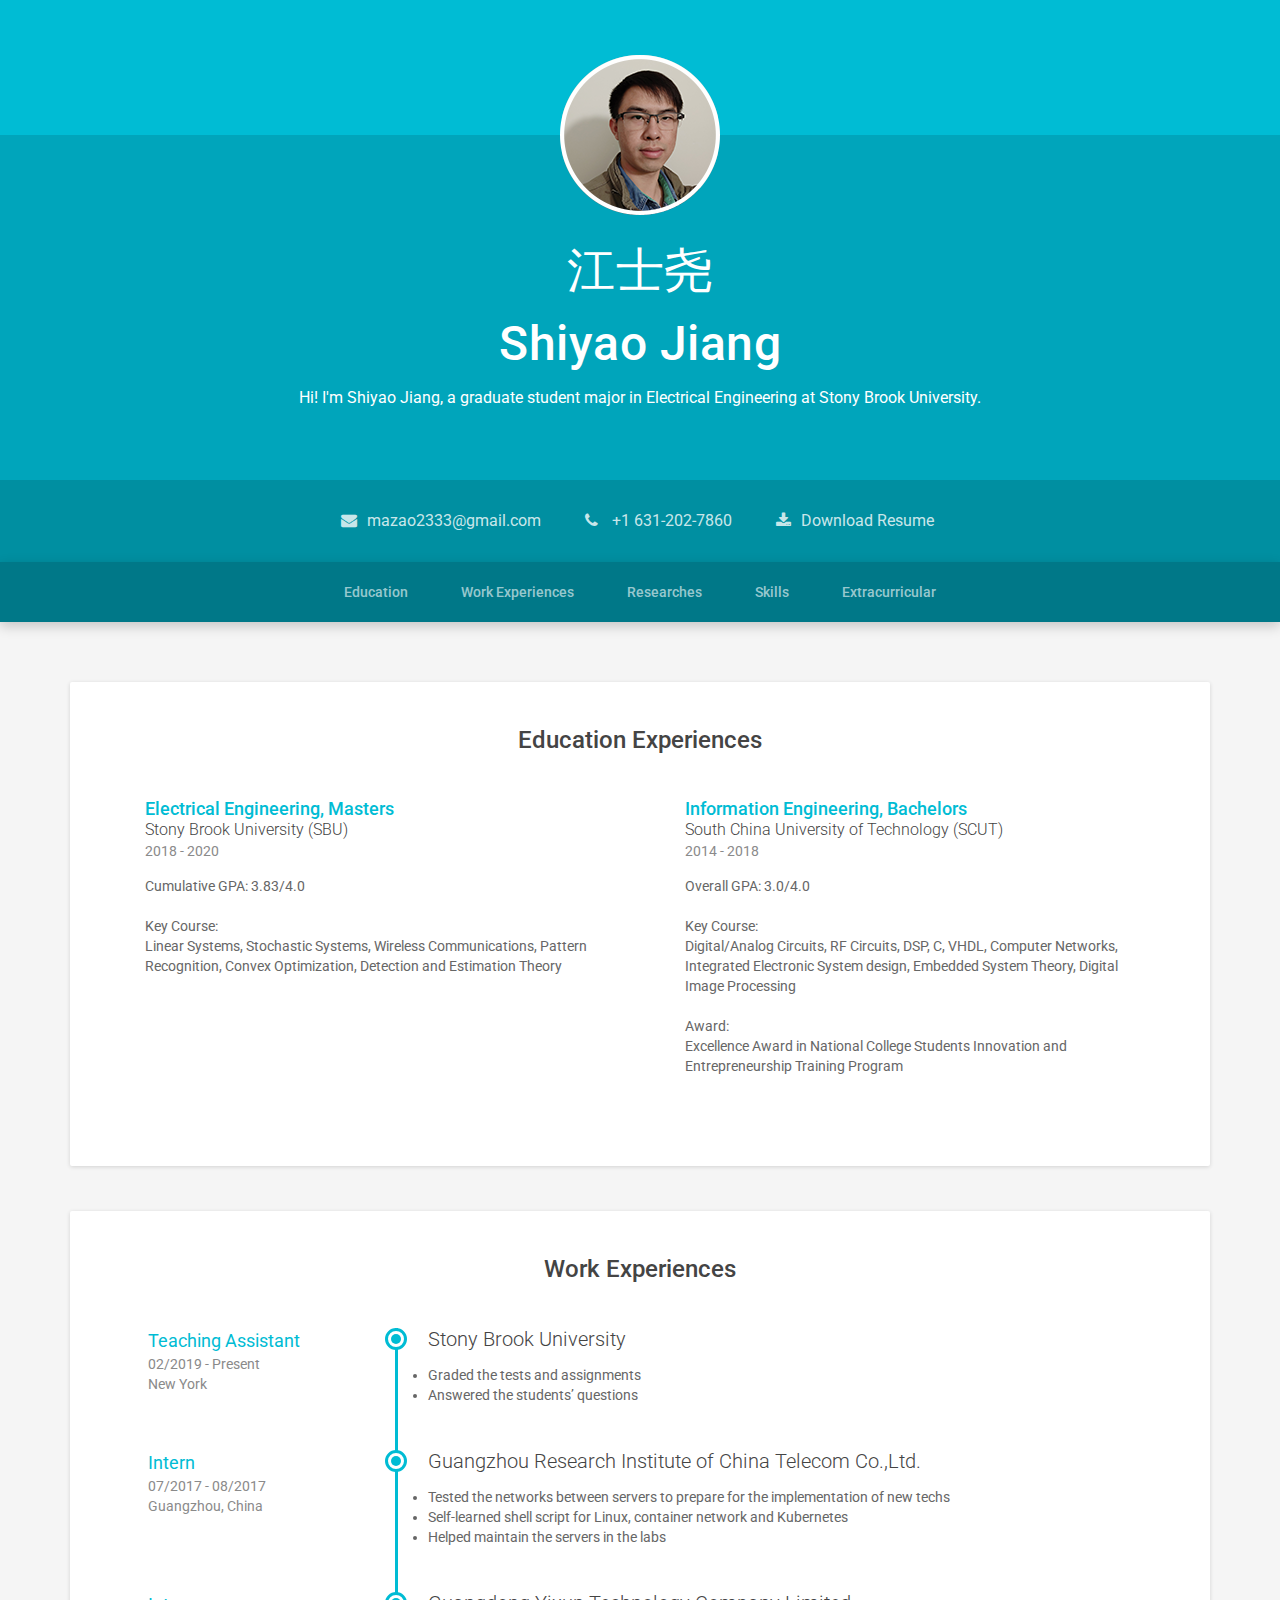
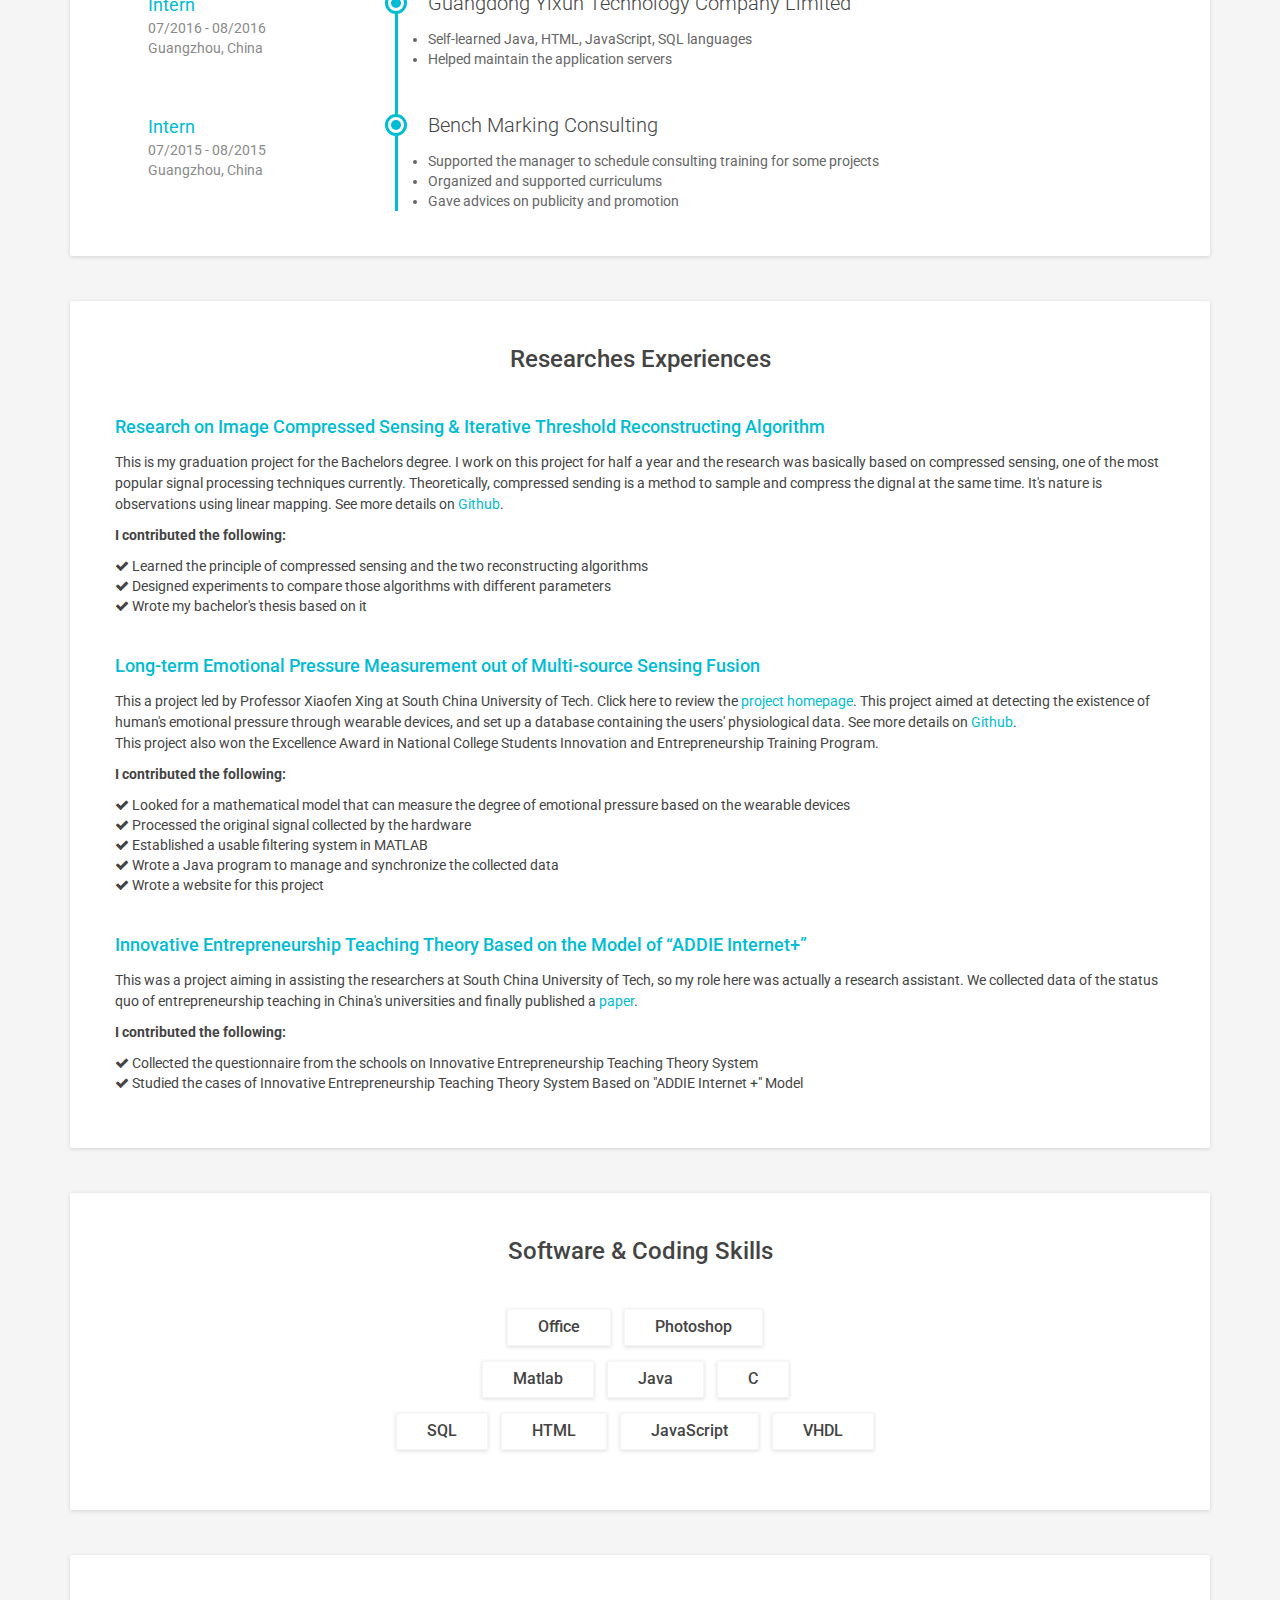
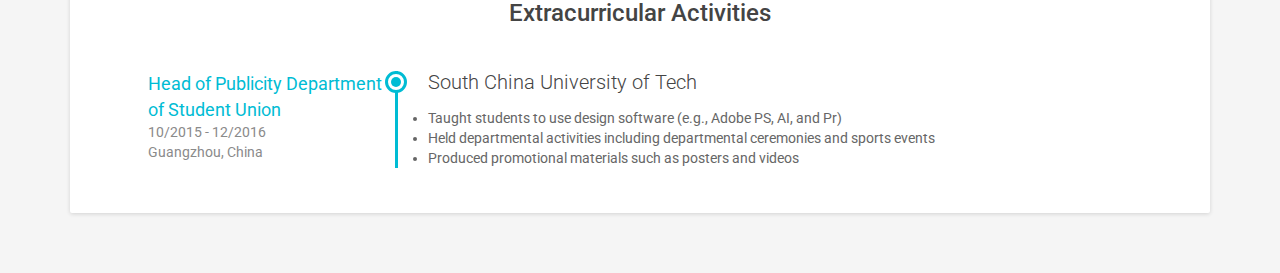
<file: index.html>
﻿<!DOCTYPE html>
<!--[if IE 8]> <html lang="en" class="ie8"> <![endif]-->  
<!--[if IE 9]> <html lang="en" class="ie9"> <![endif]-->  
<!--[if !IE]><!--> <html lang="en"> <!--<![endif]-->  
<head>
<title>Shiyao Jiang Homepage</title>
<!-- Meta -->
<meta charset="utf-8">
<meta http-equiv="X-UA-Compatible" content="IE=edge">
<meta name="viewport" content="width=device-width, initial-scale=1.0">
<meta name="description" content="">
<meta name="author" content="">    
<link rel="shortcut icon" href="">  
<link href='https://fonts.googleapis.com/css?family=Roboto:400,500,400italic,300italic,300,500italic,700,700italic,900,900italic' rel='stylesheet' type='text/css'>
<!-- Global CSS -->
<link rel="stylesheet" href="assets/plugins/bootstrap/css/bootstrap.min.css">   
<!-- Plugins CSS -->
<link rel="stylesheet" href="assets/plugins/font-awesome/css/font-awesome.css">

<!-- Theme CSS -->  
<link id="theme-style" rel="stylesheet" href="assets/css/styles.css">

</head> 

<body>


<header class="header">
	<div class="top-bar container-fluid"></div><!--//top-bar-->
	
	<div class="intro">
		<div class="container text-center">
			<img class="profile-image" src="assets/images/profile-image.png" alt="">
			<h1 class="name">江士尧</h1>
			<h1 class="name">Shiyao Jiang</h1>
			<div class="profile">
				<p>Hi! I'm Shiyao Jiang, a graduate student major in Electrical Engineering at Stony Brook University.</p>
			</div><!--//profile-->
		</div><!--//container-->
	</div><!--//intro-->
	
	<div class="contact-info">
		<div class="container text-center">
			<ul class="list-inline">
				<li class="email"><i class="fa fa-envelope"></i><a href="mailto:mazao2333@gmail.com">mazao2333@gmail.com</a></li>
				<li><i class="fa fa-phone"></i> <a href="tel: +1 631-202-7860">+1 631-202-7860</a></li>
				<li><i class="fa fa-download"></i><a href="profile\resume.pdf">Download Resume</a></li>
			</ul>
		</div><!--//container-->
	</div><!--//contact-info-->
	
	<div class="page-nav-space-holder hidden-xs">
		<div id="page-nav-wrapper" class="page-nav-wrapper text-center">
			<div class="container">
				<ul id="page-nav" class="nav page-nav list-inline">
					<li><a class="scrollto" href="#eudcation-section">Education</a></li>
					<li><a class="scrollto" href="#experiences-section">Work Experiences</a></li>
					<li><a class="scrollto" href="#portfolio-section">Researches</a></li>
					<li><a class="scrollto" href="#skills-section">Skills</a></li>
					<li><a class="scrollto" href="#skills-section">Extracurricular</a></li>
				</ul><!--//page-nav-->
			</div>
		</div><!--//page-nav-wrapper-->
	</div>
	
</header><!--//header-->


<div class="wrapper container">

	<section id="eudcation-section" class="education-section section">
		<h2 class="section-title">Education Experiences</h2>
		<div class="row">
			<div class="item col-xs-12 col-sm-6">
				<div class="item-inner">
						<h3 class="degree">Electrical Engineering, Masters</h3>
						<div class="education-body">Stony Brook University (SBU)</div><!--//education-body-->
						<div class="time">2018 - 2020</div>
						<div class="desc">
						Cumulative GPA: 3.83/4.0<br/><br/>
						Key Course:<br>Linear Systems, Stochastic Systems, Wireless Communications, Pattern Recognition, Convex Optimization, Detection and Estimation Theory
						</div>
					</div><!--//item-inner-->
					</div><!--//item-->
					<div class="item col-xs-12 col-sm-6">
						<div class="item-inner">
						<h3 class="degree">Information Engineering, Bachelors</h3>
						<div class="education-body">South China University of Technology (SCUT)</div><!--//education-body-->
						<div class="time">2014 - 2018</div>
						<div class="desc">
						Overall GPA: 3.0/4.0<br/><br/>
						Key Course:<br>Digital/Analog Circuits, RF Circuits, DSP, C, VHDL, Computer Networks, Integrated Electronic System design, Embedded System Theory, Digital Image Processing<br><br>Award:<br>Excellence Award in National College Students Innovation and Entrepreneurship Training Program 
						</div>
					</div><!--//item-inner-->
				</div><!--//item-->
			</div><!--//row-->
		</section><!--//section-->


	<section id="experiences-section" class="experiences-section section">
		<h2 class="section-title">Work Experiences</h2>
		<div class="timeline">
			
			<div class="item">
				<div class="work-place">
					<h3 class="place">Stony Brook University</h3>
				</div>
				<div class="job-meta">
					<div class="title">Teaching Assistant</div>
					<div class="time">02/2019 - Present</div>
					<div class="location">New York</div>
				</div><!--//job-meta-->
				<div class="job-desc">
					<li>Graded the tests and assignments</li>
					<li>Answered the students’ questions</li>
				</div><!--//job-desc-->
			</div><!--//item-->
			
			<div class="item">
				<div class="work-place">
					<h3 class="place">Guangzhou Research Institute of China Telecom Co.,Ltd.</h3>
				</div>
				<div class="job-meta">
					<div class="title">Intern</div>
					<div class="time">07/2017 - 08/2017 </div>
					<div class="location">Guangzhou, China</div>
				</div><!--//job-meta-->
				<div class="job-desc">
					<li>Tested the networks between servers to prepare for the implementation of new techs</li>
					<li>Self-learned shell script for Linux, container network and Kubernetes</li>
					<li>Helped maintain the servers in the labs</li>
				</div><!--//job-desc-->
			</div><!--//item-->
			
			<div class="item">
				<div class="work-place">
					<h3 class="place">Guangdong Yixun Technology Company Limited</h3>
				</div>
				<div class="job-meta">
					<div class="title">Intern</div>
					<div class="time">07/2016 - 08/2016 </div>
					<div class="location">Guangzhou, China</div>
				</div><!--//job-meta-->
				<div class="job-desc">
					<li>Self-learned Java, HTML, JavaScript, SQL languages</li>
					<li>Helped maintain the application servers</li>
				</div><!--//job-desc-->
			</div><!--//item-->
			
			<div class="item">
				<div class="work-place">
					<h3 class="place">Bench Marking Consulting</h3>
				</div>
				<div class="job-meta">
					<div class="title">Intern</div>
					<div class="time">07/2015 - 08/2015 </div>
					<div class="location">Guangzhou, China</div>
				</div><!--//job-meta-->
				<div class="job-desc">
					<li>Supported the manager to schedule consulting training for some projects</li>
					<li>Organized and supported curriculums</li>
					<li>Gave advices on publicity and promotion</li>
				</div><!--//job-desc-->
			</div><!--//item-->
		</div><!--//timeline-->
	</section><!--//section-->
	

	<section id="portfolio-section" class="portfolio-section section">
		<h2 class="section-title">Researches Experiences</h2>

			<h2 class="research-title">Research on Image Compressed Sensing & Iterative Threshold Reconstructing Algorithm </h2>
				<div class="intro">
					<div class="dialog">
						<p>This is my graduation project for the Bachelors degree. I work on this project for half a year and the research was basically based on compressed sensing, one of the most popular signal processing techniques currently. Theoretically, compressed sending is a method to sample and compress the dignal at the same time. It's nature is observations using linear mapping. See more details on <a href="https://github.com/mazao2333/CS_reconstruction">Github</a>.</p>
						<p><strong>I contributed the following:</strong></p>
						<ul class="list-unstyled service-list">
							<li><i class="fa fa-check" aria-hidden="true"></i> Learned the principle of compressed sensing and the two reconstructing algorithms</li>
							<li><i class="fa fa-check" aria-hidden="true"></i> Designed experiments to compare those algorithms with different parameters</li>
							<li><i class="fa fa-check" aria-hidden="true"></i> Wrote my bachelor's thesis based on it</li>
						</ul>
					</div><!--//diaplog-->
				</div><!--//intro-->

			<h2 class="research-title">Long-term Emotional Pressure Measurement out of Multi-source Sensing Fusion</h2>
				<div class="intro">
					<div class="dialog">
						<p>This a project led by Professor Xiaofen Xing at South China University of Tech. Click here to review the <a href="program.html">project homepage</a>. This project aimed at detecting the existence of human's emotional pressure through wearable devices, and set up a database containing the users' physiological data. See more details on <a href="https://github.com/mazao2333/MultiSensor">Github</a>.<br>This project also won the Excellence Award in National College Students Innovation and Entrepreneurship Training Program.</p>
						<p><strong>I contributed the following:</strong></p>
						<ul class="list-unstyled service-list">
							<li><i class="fa fa-check" aria-hidden="true"></i> Looked for a mathematical model that can measure the degree of emotional pressure based on the wearable devices</li>
							<li><i class="fa fa-check" aria-hidden="true"></i> Processed the original signal collected by the hardware</li>
							<li><i class="fa fa-check" aria-hidden="true"></i> Established a usable filtering system in MATLAB</li>
							<li><i class="fa fa-check" aria-hidden="true"></i> Wrote a Java program to manage and synchronize the collected data</li>
							<li><i class="fa fa-check" aria-hidden="true"></i> Wrote a website for this project</li>
						</ul>
					</div><!--//diaplog-->
				</div><!--//intro-->
					
			<h2 class="research-title">Innovative Entrepreneurship Teaching Theory Based on the Model of “ADDIE Internet+” </h2>
				<div class="intro">
					<div class="dialog">
						<p>This was a project aiming in assisting the researchers at South China University of Tech, so my role here was actually a research assistant. We collected data of the status quo of entrepreneurship teaching in China's universities and finally published a <a href="http://kns.cnki.net/KCMS/detail/detail.aspx?dbcode=CJFQ&dbname=CJFDLAST2016&filename=KJSJ201624025&v=MDUxMTdZUjhlWDFMdXhZUzdEaDFUM3FUcldNMUZyQ1VSTE9mWk9kdkZDcmhVN3pBTGlmWVpMRzRIOWZPcTQ5SFk=">paper</a>.</p>
						<p><strong>I contributed the following:</strong></p>
						<ul class="list-unstyled service-list">
							<li><i class="fa fa-check" aria-hidden="true"></i> Collected the questionnaire from the schools on Innovative Entrepreneurship Teaching Theory System</li>
							<li><i class="fa fa-check" aria-hidden="true"></i> Studied the cases of Innovative Entrepreneurship Teaching Theory System Based on "ADDIE Internet +" Model</li>
						</ul>
					</div><!--//diaplog-->
				</div><!--//intro-->
		
	</section><!--//section-->


	<section id="skills-section" class="skills-section section text-center">
		<h2 class="section-title">Software & Coding Skills</h2>
		<div class="other-skills">
			<div class="misc-skills">
				<span class="skill-tag">Office</span>
				<span class="skill-tag">Photoshop</span>
				<br>
				<span class="skill-tag">Matlab</span>
				<span class="skill-tag">Java</span>
				<span class="skill-tag">C</span>
				<br/>
				<span class="skill-tag">SQL</span>
				<span class="skill-tag">HTML</span>
				<span class="skill-tag">JavaScript</span>
				<span class="skill-tag">VHDL</span>
			</div>
		</div><!--//other-skills-->
	</section><!--//skills-section-->


	<section id="experiences-section" class="experiences-section section">
		<h2 class="section-title">Extracurricular Activities </h2>
		<div class="timeline">
			<div class="item">
				<div class="work-place">
					<h3 class="place">South China University of Tech</h3>
				</div>
				<div class="job-meta">
					<div class="title">Head of Publicity Department<br>of Student Union</div>
					<div class="time">10/2015 - 12/2016</div>
					<div class="location">Guangzhou, China</div>
				</div><!--//job-meta-->
				<div class="job-desc">
					<li>Taught students to use design software (e.g., Adobe PS, AI, and Pr)</li>
					<li>Held departmental activities including departmental ceremonies and sports events</li>
					<li>Produced promotional materials such as posters and videos</li>
				</div><!--//job-desc-->
			</div><!--//item-->
		</div><!--//timeline-->
	</section><!--//section-->

</div><!--//wrapper-->


<!-- Javascript -->          
<script type="text/javascript" src="assets/plugins/jquery-1.12.4.min.js"></script>
<script type="text/javascript" src="assets/plugins/bootstrap/js/bootstrap.min.js"></script>  
<script type="text/javascript" src="assets/plugins/back-to-top.js"></script>
<script type="text/javascript" src="assets/plugins/jquery-scrollTo/jquery.scrollTo.min.js"></script> 
<script type="text/javascript" src="assets/plugins/easy-pie-chart/dist/jquery.easypiechart.min.js"></script>
<script type="text/javascript" src="assets/plugins/imagesloaded.pkgd.min.js"></script> 
<script type="text/javascript" src="assets/plugins/isotope.pkgd.min.js"></script>  

<!-- custom js -->
<script type="text/javascript" src="assets/js/main.js"></script>

<!-- Style Switcher (REMOVE ON YOUR PRODUCTION SITE) -->
<script src="assets/js/demo/style-switcher.js"></script>     

</body>
</html>
</file>
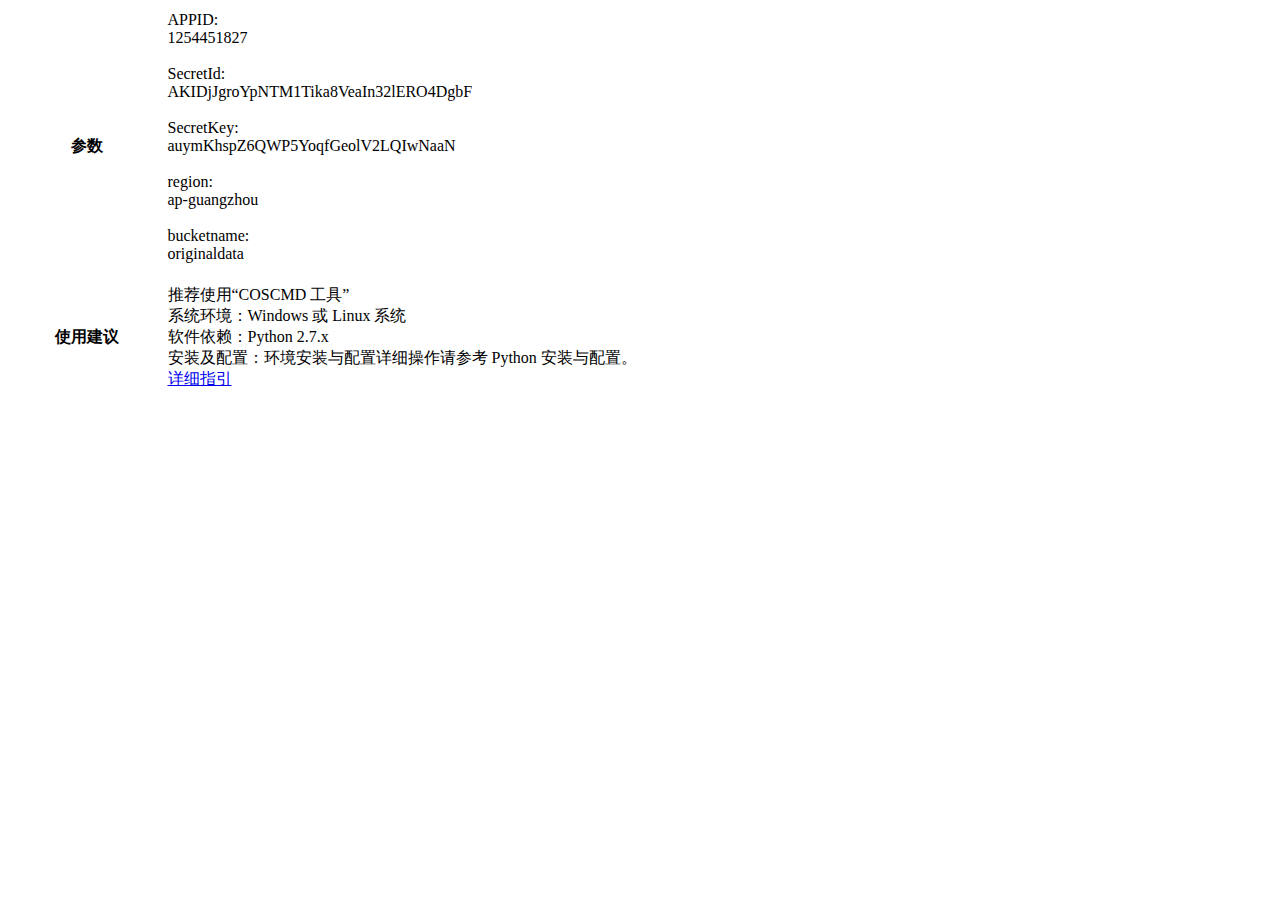
<file: guide.html>
<!doctype html>
<html>
<head>
<meta charset="utf-8">
<title>COS工具使用引导</title>
</head>

<body>
<table width="100%" border="0">
  <tbody>
    <tr>
      <th scope="row">参数</th>
      <td>APPID:
        <br>
        1254451827
        <br><br>
        SecretId:
        <br>
        AKIDjJgroYpNTM1Tika8VeaIn32lERO4DgbF
        <br><br>
        SecretKey:
        <br>
        auymKhspZ6QWP5YoqfGeolV2LQIwNaaN
        <br><br>
        region:
        <br>
        ap-guangzhou
        <br><br>
        bucketname:
        <br>
        originaldata
        <br><br></td>
    </tr>
    <tr>
      <th scope="row">使用建议</th>
      <td>推荐使用“COSCMD 工具”
      <br>
      系统环境：Windows 或 Linux 系统
      <br>
      软件依赖：Python 2.7.x
	  <br>
	  安装及配置：环境安装与配置详细操作请参考 Python 安装与配置。
      <br><a href="https://cloud.tencent.com/document/product/436/10976">详细指引</a></td>
    </tr>
  </tbody>
</table>

</body>
</html>
</file>
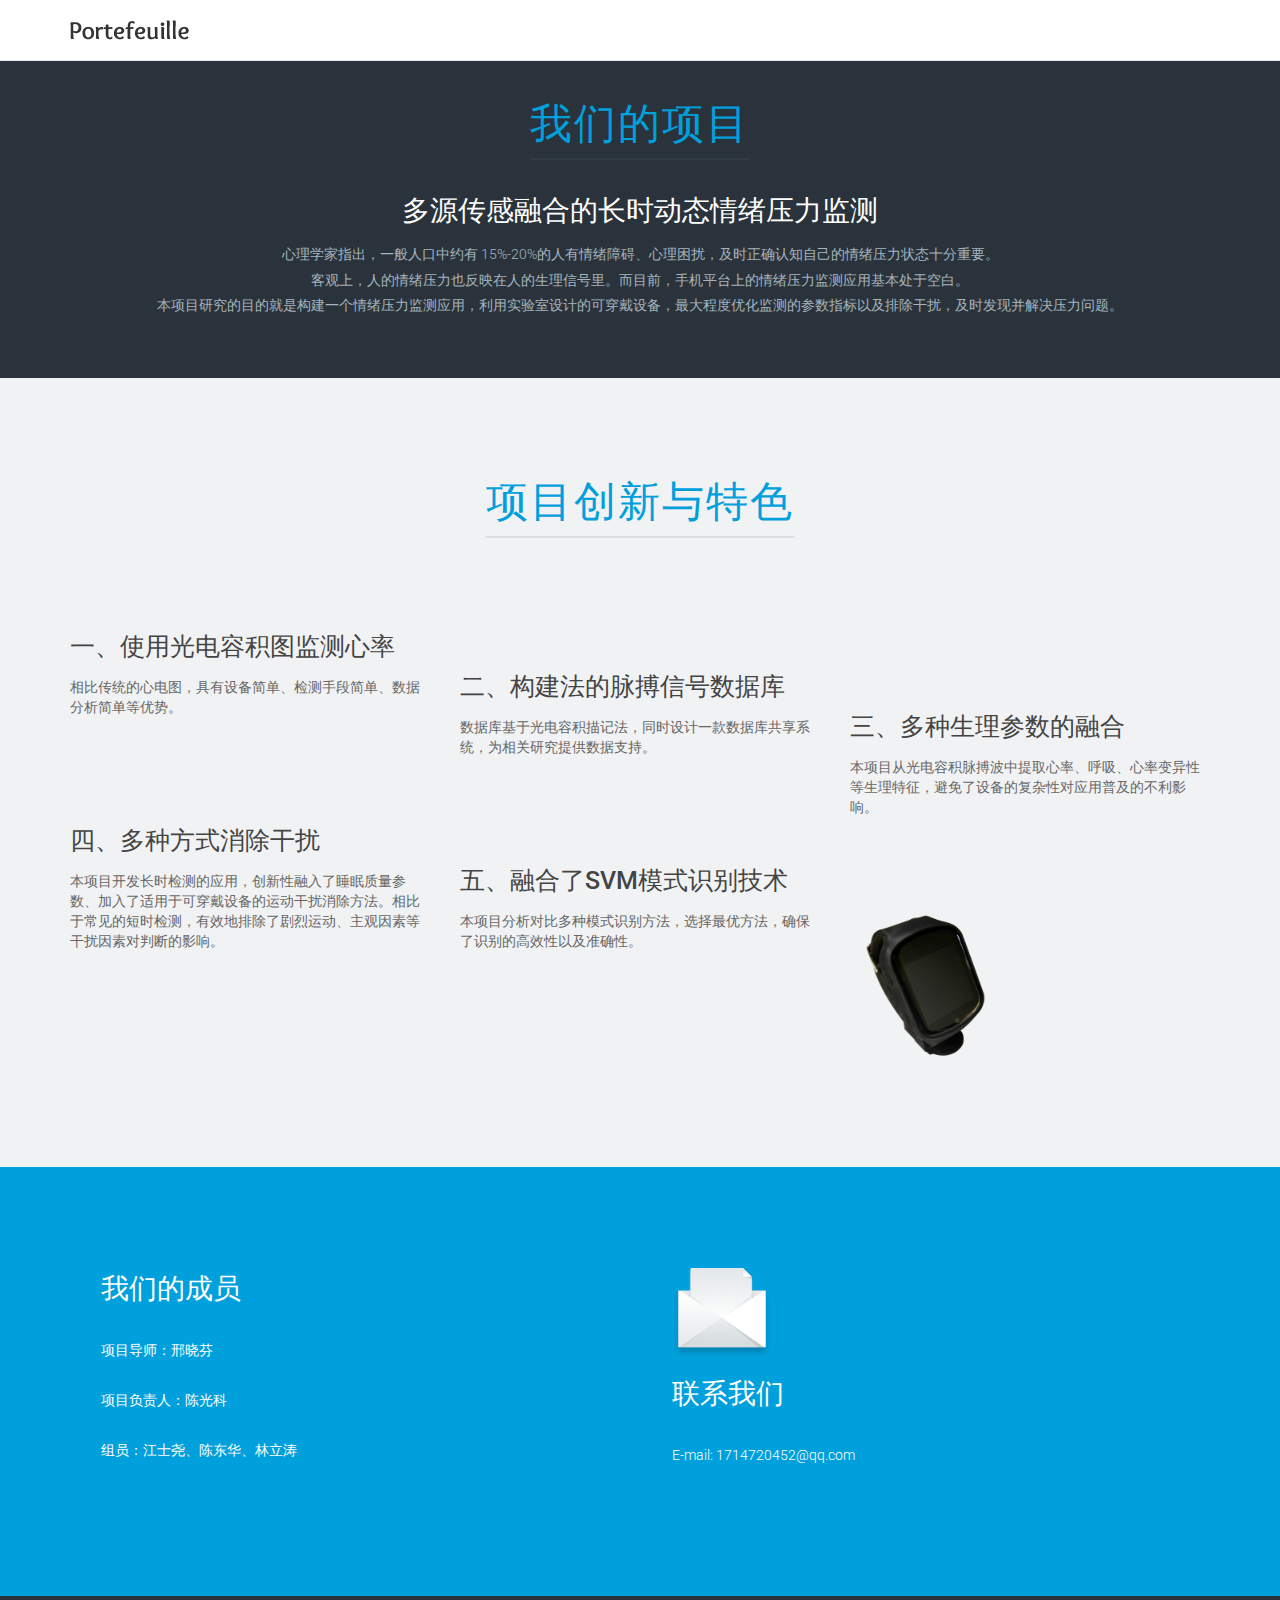
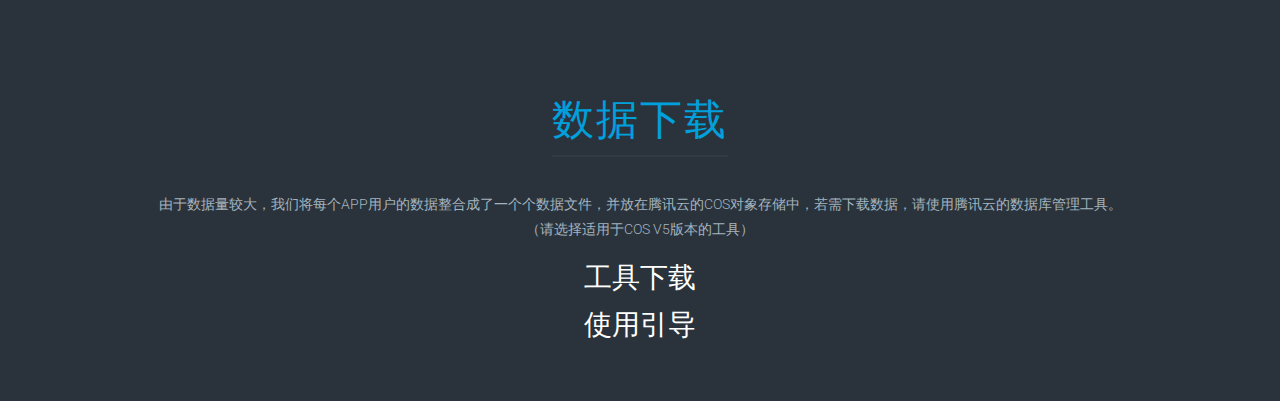
<file: program.html>
<!DOCTYPE html>
<html lang="en">
<head>
<meta charset="utf-8">
<meta http-equiv="Content-Type" content="text/html; charset=utf-8" />
<meta name="viewport" content="width=device-width, initial-scale=1.0">
<title>multi sensor</title>

<!-- Stylesheets -->
<link type="text/css" href="bootstrap/css/bootstrap.css" rel="stylesheet">
<link href='http://fonts.googleapis.com/css?family=Roboto:400,400italic,700,700italic,500italic,500,300italic,300' rel='stylesheet' type='text/css'>
<link type="text/css" href="icons/font-awesome/css/font-awesome.css" rel="stylesheet">
<link type="text/css" href="icons/rondo/style.css" rel="stylesheet">
<link type="text/css" href="css/theme.css" rel="stylesheet">
</head>

<body>
<header class="header" id="jump">
  <nav class="navbar navbar-default navbar-fixed-top" role="navigation">
    <div class="container">
      <div class="navbar-header">
        <a class="navbar-brand" href="#"> <img src="images/Logo.png" alt="" /></a> </div>
    </div>
  </nav>
</header>

<!-- project -->
<div class="section type-1" style="padding-bottom: 0">
  <div class="container">
    <div class="section-headlines">
      <h4>我们的项目</h4>
      <h1>多源传感融合的长时动态情绪压力监测</h2>
      <div>心理学家指出，一般人口中约有 15%-20%的人有情绪障碍、心理困扰，及时正确认知自己的情绪压力状态十分重要。</div>
      <div>客观上，人的情绪压力也反映在人的生理信号里。而目前，手机平台上的情绪压力监测应用基本处于空白。</div>
      <div>本项目研究的目的就是构建一个情绪压力监测应用，利用实验室设计的可穿戴设备，最大程度优化监测的参数指标以及排除干扰，及时发现并解决压力问题。</div>
    </div>
  </div>
</div>

<!-- innovations  -->
<div class="section type-3 stats">
<div class="section-headlines">
      <h4>项目创新与特色</h4>
    </div>
    <div class="container"><div class="row ">
      <div class="col-sm-4 col-xs-12">
        <h3>一、使用光电容积图监测心率</h3>
        <p>相比传统的心电图，具有设备简单、检测手段简单、数据分析简单等优势。</p>
      </div><br><br>
      
      <div class="col-sm-4 col-xs-12">
        <h3>二、构建法的脉搏信号数据库</h3>
        <p>数据库基于光电容积描记法，同时设计一款数据库共享系统，为相关研究提供数据支持。</p>
      </div><br><br>
      
      <div class="col-sm-4 col-xs-12">
        <h3>三、多种生理参数的融合</h3>
        <p>本项目从光电容积脉搏波中提取心率、呼吸、心率变异性等生理特征，避免了设备的复杂性对应用普及的不利影响。</p>
      </div><br><br>
    </div>
      
    <div class="row ">
      <div class="col-sm-4 col-xs-12">
        <h3>四、多种方式消除干扰</h3>
        <p>本项目开发长时检测的应用，创新性融入了睡眠质量参数、加入了适用于可穿戴设备的运动干扰消除方法。相比于常见的短时检测，有效地排除了剧烈运动、主观因素等干扰因素对判断的影响。</p>
      </div><br><br>
      
      <div class="col-sm-4 col-xs-12">
        <h3>五、融合了SVM模式识别技术</h3>
        <p>本项目分析对比多种模式识别方法，选择最优方法，确保了识别的高效性以及准确性。</p>
      </div><br><br>
      
      <div class="col-sm-4 col-xs-12">
        <img width="160" height="160" src="images/watch.png" alt="watch">
      </div>
    </div>
  </div>
</div>

<!-- members -->
<section class="section type-4 email-susbscription">
  <div class="container">
    <div class="col-lg-12">
    
      <table width="100%" border="0"><tbody><tr>
      <td><div class="col-lg-6">
        <h1>我们的成员</h1><br>
        <p>项目导师：邢晓芬</p>
    	<p>项目负责人：陈光科</p>
    	<p>组员：江士尧、陈东华、林立涛</p>
   	  </div></td>
      
      <td><div class="col-lg-6">
    	<img width="100" height="90" src="images/email.png" alt="email"><br><br>
    	<h1>联系我们</h1><br>
    	<p>E-mail: 1714720452@qq.com</p>
      </div></td>
      </tr></tbody></table>

    </div>
  </div>
</section>

<!-- contact us -->
<div class="section type-1" style="padding-bottom: 0">
  <div class="container">
    <div class="section-headlines">
      <h4>数据下载</h4>
      <div>由于数据量较大，我们将每个APP用户的数据整合成了一个个数据文件，并放在腾讯云的COS对象存储中，若需下载数据，请使用腾讯云的数据库管理工具。</div>
      <div>（请选择适用于COS V5版本的工具）</div><br>
      <div><a href="https://cloud.tencent.com/document/product/436/6242"><h1>工具下载</h1></a></div>
      <div><a href="guide.html" target="_blank"><h1>使用引导</h1></a></div>
    </div>
  </div>
</div>

<!--Scripts--> 
<script src="scripts/jquery-1.10.2.min.js"></script> 
<script src="bootstrap/js/bootstrap.min.js"></script> 
<script src="scripts/jquery.smooth-scroll.min.js"></script> 
<script src="scripts/mixitup/jquery.mixitup.min.js"></script> 
<script src="scripts/theme.js"></script> 
<script>
		$('.nav-tabs a').click(function (e) {
			e.preventDefault();
			$(this).tab('show');
		})
	</script>
	
</body>
</file>
<file: assets/css/styles.css>
/*   
 * Template Name: Sphere - Responsive website template for CV/Resume/Portfolio
 * Version: 1.0
 * Author: Xiaoying Riley at 3rd Wave Media
 * Website: http://themes.3rdwavemedia.com/
 * Twitter: @3rdwave_themes
*/
/* ======= Base ======= */
body {
  font-family: 'Roboto', sans-serif;
  color: #666;
  background: #f5f5f5;
  font-size: 14px;
  -webkit-font-smoothing: antialiased;
  -moz-osx-font-smoothing: grayscale;
  color: #444;
}
h1,
h2,
h3,
h4,
h5,
h6 {
  font-weight: 500;
}
a {
  color: #00BCD4;
  -webkit-transition: all 0.4s ease-in-out;
  -moz-transition: all 0.4s ease-in-out;
  -ms-transition: all 0.4s ease-in-out;
  -o-transition: all 0.4s ease-in-out;
}
a:hover {
  text-decoration: underline;
  color: #007888;
}
a:focus {
  text-decoration: none;
}
p {
  line-height: 1.5;
}
.btn,
a.btn {
  background: #008fa1;
  color: #fff;
  padding: 8px 15px;
  -webkit-border-radius: 2px;
  -moz-border-radius: 2px;
  -ms-border-radius: 2px;
  -o-border-radius: 2px;
  border-radius: 2px;
  -moz-background-clip: padding;
  -webkit-background-clip: padding-box;
  background-clip: padding-box;
  -webkit-box-shadow: 0 2px 4px 0 rgba(0, 0, 0, 0.4);
  -moz-box-shadow: 0 2px 4px 0 rgba(0, 0, 0, 0.4);
  box-shadow: 0 2px 4px 0 rgba(0, 0, 0, 0.4);
  text-transform: uppercase;
  font-weight: 500;
  font-size: 14px;
}
.btn:hover,
a.btn:hover {
  color: #fff;
  background: #00a5bb;
}
#topcontrol {
  -webkit-transition: all 0.4s ease-in-out;
  -moz-transition: all 0.4s ease-in-out;
  -ms-transition: all 0.4s ease-in-out;
  -o-transition: all 0.4s ease-in-out;
  background: #008fa1;
  color: #fff;
  text-align: center;
  display: inline-block;
  z-index: 30;
  width: 36px;
  height: 36px;
  -webkit-border-radius: 50%;
  -moz-border-radius: 50%;
  -ms-border-radius: 50%;
  -o-border-radius: 50%;
  border-radius: 50%;
  -moz-background-clip: padding;
  -webkit-background-clip: padding-box;
  background-clip: padding-box;
  -webkit-box-shadow: 0 6px 10px 0 rgba(0, 0, 0, 0.3);
  -moz-box-shadow: 0 6px 10px 0 rgba(0, 0, 0, 0.3);
  box-shadow: 0 6px 10px 0 rgba(0, 0, 0, 0.3);
}
.tlinks{text-indent:-9999px;height:0;line-height:0;font-size:0;overflow:hidden;}
#topcontrol:hover {
  background: #007888;
  color: #fff;
}
#topcontrol .fa {
  position: relative;
  top: 3px;
  font-size: 25px;
  font-weight: normal;
}
.header {
  background: #00BCD4;
  color: #fff;
}
.header a {
  color: #fff;
}
.header .top-bar {
  position: relative;
  padding-top: 15px;
  padding-bottom: 120px;
}
.header .social {
  margin-bottom: 0;
}
.header .social a {
  color: rgba(255, 255, 255, 0.8);
  display: inline-block;
  text-align: center;
  width: 32px;
  height: 32px;
  -webkit-border-radius: 50%;
  -moz-border-radius: 50%;
  -ms-border-radius: 50%;
  -o-border-radius: 50%;
  border-radius: 50%;
  -moz-background-clip: padding;
  -webkit-background-clip: padding-box;
  background-clip: padding-box;
  padding-top: 2px;
  font-size: 16px;
  border: 2px solid rgba(255, 255, 255, 0.8);
}
.header .social a:hover {
  color: #fff;
  border-color: #fff;
}
.header .actions {
  position: absolute;
  right: 15px;
  top: 15px;
}
.header .actions .fa {
  margin-right: 5px;
}
.header .actions a {
  margin-right: 10px;
  color: #fff;
}
.header .actions a:last-child {
  margin-right: 0;
}
.header .profile-image {
  position: absolute;
  width: 160px;
  height: 160px;
  top: -80px;
  margin-left: -80px;
}
.header .name {
  font-size: 48px;
  margin-bottom: 15px;
  letter-spacing: 0.5px;
}
.header .title {
  font-size: 28px;
  font-weight: 300;
  color: rgba(255, 255, 255, 0.8);
  margin-bottom: 30px;
}
.header .intro {
  background: #00a5bb;
  padding-top: 90px;
  padding-bottom: 60px;
  position: relative;
  font-size: 16px;
}
.header .profile {
  max-width: 800px;
  margin: 0 auto;
}
.header .contact-info {
  background: #008fa1;
  padding-top: 30px;
  padding-bottom: 30px;
  font-size: 16px;
}
.header .contact-info ul {
  margin-bottom: 0;
}
.header .contact-info li {
  margin-right: 30px;
  color: rgba(255, 255, 255, 0.8);
}
.header .contact-info li a {
  color: rgba(255, 255, 255, 0.8);
}
.header .contact-info li a:hover {
  color: #fff;
}
.header .contact-info li:last-child {
  margin-right: 0;
}
.header .contact-info li .fa {
  margin-right: 10px;
}
/* Page Nav */
.page-nav-space-holder {
  height: 60px;
  position: relative;
}
.page-nav-wrapper {
  background: #007888;
  padding-top: 20px;
  padding-bottom: 20px;
  position: absolute;
  width: 100%;
  left: 0;
  -webkit-box-shadow: 0 4px 12px rgba(0, 0, 0, 0.2);
  -moz-box-shadow: 0 4px 12px rgba(0, 0, 0, 0.2);
  box-shadow: 0 4px 12px rgba(0, 0, 0, 0.2);
}
.page-nav-wrapper.fixed {
  position: fixed;
  top: 0;
  left: 0;
  width: 100%;
  z-index: 100;
  background: #00BCD4;
}
.page-nav-wrapper a {
  color: rgba(255, 255, 255, 0.6);
  text-decoration: none;
  font-weight: 500;
}
.page-nav-wrapper .page-nav {
  margin: 0 auto;
  display: inline-block;
}
.page-nav-wrapper .page-nav li {
  margin-right: 30px;
  display: inline-block;
  background: none;
}
.page-nav-wrapper .page-nav li:hover,
.page-nav-wrapper .page-nav li:active {
  background: none;
}
.page-nav-wrapper .page-nav li.active a {
  color: #fff;
  background: none;
}
.page-nav-wrapper .page-nav li a {
  color: rgba(255, 255, 255, 0.6);
  padding: inherit;
}
.page-nav-wrapper .page-nav li a:hover {
  color: #fff;
}
.page-nav-wrapper .page-nav li a:hover,
.page-nav-wrapper .page-nav li a:active,
.page-nav-wrapper .page-nav li a:focus {
  background: none;
}
.page-nav-wrapper .page-nav li:last-child {
  margin-right: 0;
}
.wrapper {
  padding-top: 60px;
  padding-bottom: 60px;
}
.section {
  -webkit-box-shadow: 0 1px 4px 0 rgba(0, 0, 0, 0.14);
  -moz-box-shadow: 0 1px 4px 0 rgba(0, 0, 0, 0.14);
  box-shadow: 0 1px 4px 0 rgba(0, 0, 0, 0.14);
  padding: 45px;
  background: #fff;
  margin-bottom: 45px;
  -webkit-border-radius: 2px;
  -moz-border-radius: 2px;
  -ms-border-radius: 2px;
  -o-border-radius: 2px;
  border-radius: 2px;
  -moz-background-clip: padding;
  -webkit-background-clip: padding-box;
  background-clip: padding-box;
}
.section:last-child {
  margin-bottom: 0;
}
.section-title {
  margin-top: 0;
  margin-bottom: 45px;
  font-size: 24px;
  text-align: center;
}
.timeline {
  border-left: 3px solid #00BCD4;
  border-bottom-right-radius: 2px;
  border-top-right-radius: 2px;
  position: relative;
  padding: 0 30px;
  margin-left: 280px;
}
.timeline .item {
  position: relative;
  margin-bottom: 45px;
}
.timeline .item:last-child {
  margin-bottom: 0;
}
.timeline .item:before {
  content: "";
  position: absolute;
  left: -43px;
  top: 0;
  display: inline-block;
  width: 22px;
  height: 22px;
  -webkit-border-radius: 50%;
  -moz-border-radius: 50%;
  -ms-border-radius: 50%;
  -o-border-radius: 50%;
  border-radius: 50%;
  -moz-background-clip: padding;
  -webkit-background-clip: padding-box;
  background-clip: padding-box;
  background: #fff;
  border: 3px solid #00BCD4;
}
.timeline .item:after {
  content: "";
  position: absolute;
  left: -37px;
  top: 6px;
  display: inline-block;
  width: 10px;
  height: 10px;
  -webkit-border-radius: 50%;
  -moz-border-radius: 50%;
  -ms-border-radius: 50%;
  -o-border-radius: 50%;
  border-radius: 50%;
  -moz-background-clip: padding;
  -webkit-background-clip: padding-box;
  background-clip: padding-box;
  background: #00BCD4;
  z-index: 10;
}
.timeline .work-place {
  position: relative;
}
.timeline .location {
  color: #8a8a8a;
}
.timeline .location .fa {
  margin-right: 5px;
}
.timeline .place {
  margin-top: 0;
  margin-bottom: 15px;
  font-size: 20px;
  font-weight: 300;
}
.timeline .job-meta {
  position: absolute;
  left: -280px;
  top: 0;
}
.timeline .job-meta .title {
  font-size: 18px;
  color: #00BCD4;
}
.timeline .job-meta .time {
  color: #8a8a8a;
}
.timeline .job-desc {
  color: #666;
}
.education-section .item {
  margin-bottom: 45px;
}
.education-section .item-inner {
  padding: 0 30px;
}
.education-section .degree {
  font-size: 18px;
  color: #00BCD4;
  margin-top: 0;
  margin-bottom: 0px;
}
.education-section .education-body {
  font-weight: 500;
  margin-bottom: 0px;
  font-size: 16px;
  font-weight: 300;
}
.education-section .time {
  color: #8a8a8a;
  margin-bottom: 15px;
}
.education-section .desc {
  color: #666;
}
.skills-section .subtitle {
  font-size: 18px;
  color: #8a8a8a;
  margin-top: 0;
  margin-bottom: 45px;
  font-weight: 300;
}
.skills-section .top-skills {
  margin-bottom: 60px;
}
.skills-section .top-skills .item {
  margin-bottom: 45px;
}
.skills-section .level {
  color: #8a8a8a;
  margin-bottom: 15px;
}
.skills-section .desc {
  color: #666;
}
.skills-section .skill-tag {
  -webkit-box-shadow: 0 1px 4px 0 rgba(0, 0, 0, 0.14);
  -moz-box-shadow: 0 1px 4px 0 rgba(0, 0, 0, 0.14);
  box-shadow: 0 1px 4px 0 rgba(0, 0, 0, 0.14);
  padding: 6px 30px;
  display: inline-block;
  margin-right: 10px;
  border: 1px solid #f5f5f5;
  font-weight: 500;
  margin-bottom: 15px;
  font-size: 16px;
}
.chart-easy-pie {
  positon: relative;
}
.chart {
  width: 110px;
  height: 110px;
  vertical-align: middle;
  position: relative;
  margin: 0 auto;
  text-align: center;
  font-size: 20px;
  font-weight: 300;
  margin-bottom: 30px;
}
.chart span {
  line-height: 110px;
}
.chart canvas {
  position: absolute;
  left: 0;
  top: 0;
}
.testimonials-section .testimonials-carousel {
  max-width: 800px;
  margin: 0 auto;
}
.testimonials-section .item {
  padding-left: 60px;
  margin-bottom: 45px;
}
.testimonials-section .quote {
  border-left: none;
  padding: 0;
  font-size: 22px;
  color: #666;
  font-weight: 300;
  position: relative;
}
.testimonials-section .source .name {
  font-size: 16px;
}
.testimonials-section .source .position {
  color: #8a8a8a;
}
.testimonials-section .fa-quote-left {
  position: absolute;
  left: -60px;
  top: 0;
  width: 36px;
  height: 36px;
  display: inline-block;
  background: #00BCD4;
  color: #fff;
  -webkit-border-radius: 50%;
  -moz-border-radius: 50%;
  -ms-border-radius: 50%;
  -o-border-radius: 50%;
  border-radius: 50%;
  -moz-background-clip: padding;
  -webkit-background-clip: padding-box;
  background-clip: padding-box;
  text-align: center;
  padding-top: 10px;
  font-size: 16px;
}
.testimonials-section .carousel-indicators {
  bottom: 0;
  margin-bottom: 0;
}
.testimonials-section .carousel-indicators li {
  background-color: #bdbdbd;
  border: none;
  width: 10px;
  height: 10px;
  margin: 0;
  margin-right: 5px;
}
.testimonials-section .carousel-indicators li.active {
  background-color: #00BCD4;
  width: 10px;
  height: 10px;
  margin: 0;
  margin-right: 5px;
}

.portfolio-section .research-title {
  font-size: 18px;
  color: #00BCD4;
  margin-top: 40px;
  margin-bottom: 15px;
}

.portfolio-section .filters {
  list-style: none;
  margin: 0 auto;
  margin-bottom: 60px;
  text-align: center;
  border-bottom: 1px solid #e8e8e8;
}
.portfolio-section .filters .type {
  margin-right: 30px;
  list-style: none;
  display: inline-block;
  padding: 8px 15px;
  color: #8a8a8a;
  cursor: pointer;
  font-size: 14px;
  text-transform: uppercase;
  font-weight: 500;
}
.portfolio-section .filters .type:last-child {
  margin-right: 0;
}
.portfolio-section .filters .type.active {
  color: #00BCD4;
  border-bottom: 2px solid #00BCD4;
}
.portfolio-section .item {
  margin-bottom: 30px;
}
.portfolio-section .item-inner {
  background: #00BCD4;
  color: #fff;
  -webkit-border-radius: 2px;
  -moz-border-radius: 2px;
  -ms-border-radius: 2px;
  -o-border-radius: 2px;
  border-radius: 2px;
  -moz-background-clip: padding;
  -webkit-background-clip: padding-box;
  background-clip: padding-box;
  position: relative;
  -webkit-box-shadow: 0 1px 4px 0 rgba(0, 0, 0, 0.14);
  -moz-box-shadow: 0 1px 4px 0 rgba(0, 0, 0, 0.14);
  box-shadow: 0 1px 4px 0 rgba(0, 0, 0, 0.14);
}
.portfolio-section .item-inner:hover {
  background: #00c5de;
}
.portfolio-section .item-inner:hover img {
  -webkit-opacity: 0.9;
  -moz-opacity: 0.9;
  opacity: 0.9;
}
.portfolio-section .item-inner .content {
  padding: 30px;
  padding-bottom: 75px;
  position: relative;
}
.portfolio-section .item-inner .content a {
  color: #fff;
}
.portfolio-section .item-inner .content .sub-title {
  font-size: 16px;
  margin-top: 0;
  margin-bottom: 5px;
}
.portfolio-section .item-inner .content .meta {
  color: rgba(255, 255, 255, 0.8);
  font-size: 14px;
}
.portfolio-section .item-inner .content .action {
  position: absolute;
  bottom: 30px;
  left: 30px;
}
.portfolio-section .item-inner .link-mask {
  display: block;
  position: absolute;
  width: 100%;
  height: 100%;
  left: 0;
  top: 0;
}
.contact-section .intro {
  position: relative;
  padding: 30px;
  padding-left: 190px;
  font-size: 16px;
  color: #666;
}
.contact-section .intro .profile-image {
  width: 120px;
  height: 120px;
  position: absolute;
  left: 30px;
}
.contact-section .intro p {
  margin-bottom: 15px;
}
.contact-section .service-list {
  margin-left: 30px;
  margin-bottom: 15px;
}
.contact-section .service-list li {
  margin-bottom: 15px;
}
.contact-section .service-list .fa {
  color: #00BCD4;
}
.contact-section .social {
  margin-bottom: 0;
}
.contact-section .social li {
  margin-right: 10px;
}
.contact-section .social li:last-child {
  margin-right: 0;
}
.contact-section .social a {
  display: inline-block;
  text-align: center;
  font-size: 24px;
  color: #8a8a8a;
}
.contact-section .social a:hover {
  color: #00BCD4;
}
.footer .container {
  padding: 30px;
  color: #8a8a8a;
  letter-spacing: 0.5px;
}
.footer .container a {
  color: #8a8a8a;
}
/* Extra small devices (phones, less than 768px) */
@media (max-width: 767px) {
  .header .social {
    margin: 0 auto;
    text-align: center;
  }
  .header .actions {
    position: static;
    margin: 0 auto;
    margin-bottom: 30px;
    text-align: center;
  }
  .header .actions .btn {
    margin-bottom: 15px;
    font-size: 12px;
    display: inline-block;
    width: 100%;
  }
  .header .actions .btn:last-child {
    margin-bottom: 0;
  }
  .header .name {
    font-size: 36px;
  }
  .header .title {
    font-size: 22px;
  }
  .header .contact-info li {
    margin-right: 0;
    margin-bottom: 15px;
    font-size: 14px;
    width: 100%;
    display: inline-block;
  }
  .header .contact-info li:last-child {
    margin-bottom: 0;
  }
  .section {
    padding: 30px;
  }
  .section-title {
    font-size: 20px;
  }
  .timeline {
    margin-left: 0;
    padding-right: 0;
  }
  .timeline .place {
    margin-bottom: 5px;
  }
  .timeline .job-meta {
    position: static;
    margin-bottom: 15px;
  }
  .education-section .item {
    padding: 0;
  }
  .portfolio-section .filters .type {
    font-size: 12px;
    margin-right: 5px;
    padding: 8px 5px;
  }
  .portfolio-section .item-inner .content {
    padding: 15px;
  }
  .portfolio-section .item-inner .content .sub-title {
    font-size: 14px;
    max-width: 120px;
    overflow: hidden;
    text-overflow: ellipsis;
    white-space: nowrap;
  }
  .portfolio-section .item-inner .content .meta {
    margin-bottom: 30px;
    max-width: 120px;
    overflow: hidden;
    text-overflow: ellipsis;
    white-space: nowrap;
  }
  .portfolio-section .item-inner .content .action {
    position: static;
    font-size: 12px;
  }
  .contact-section .intro {
    padding: 0;
    text-align: center;
  }
  .contact-section .intro .profile-image {
    position: static;
    margin: 0 auto;
    margin-bottom: 30px;
    text-align: center;
  }
  .contact-section .service-list {
    margin-left: 0;
  }
  .contact-section .social {
    margin: 0 auto;
  }
}
/* Small devices (tablets, 768px and up) */
/* Medium devices (desktops, 992px and up) */
/* Large devices (large desktops, 1200px and up) */
/* X-Large devices (large desktops, 1400px and up) */
/* ======= Configure Style (Remove in production) ======= */
.config-trigger {
  position: absolute;
  top: 30px;
  left: -36px;
  width: 36px;
  height: 36px;
  background: #222;
  color: #fff;
  text-align: center;
  -webkit-border-top-right-radius: 0;
  -webkit-border-bottom-right-radius: 0;
  -webkit-border-bottom-left-radius: 4px;
  -webkit-border-top-left-radius: 4px;
  -moz-border-radius-topright: 0;
  -moz-border-radius-bottomright: 0;
  -moz-border-radius-bottomleft: 4px;
  -moz-border-radius-topleft: 4px;
  border-top-right-radius: 0;
  border-bottom-right-radius: 0;
  border-bottom-left-radius: 4px;
  border-top-left-radius: 4px;
  -moz-background-clip: padding;
  -webkit-background-clip: padding-box;
  background-clip: padding-box;
  text-decoration: none;
}
.config-trigger:hover {
  background: #000;
  text-decoration: none;
}
.config-trigger:hover .fa {
  color: #fff;
}
.config-trigger .fa {
  font-size: 22px;
  padding-top: 7px;
  display: block;
  color: rgba(255, 255, 255, 0.8);
}
.config-panel {
  position: absolute;
  top: 160px;
  right: -190px;
  z-index: 30;
  width: 190px;
}
.config-panel .panel-inner {
  position: relative;
  background: #222;
  color: #fff;
  padding: 15px;
  -webkit-border-top-right-radius: 0;
  -webkit-border-bottom-right-radius: 0;
  -webkit-border-bottom-left-radius: 4px;
  -webkit-border-top-left-radius: 4px;
  -moz-border-radius-topright: 0;
  -moz-border-radius-bottomright: 0;
  -moz-border-radius-bottomleft: 4px;
  -moz-border-radius-topleft: 4px;
  border-top-right-radius: 0;
  border-bottom-right-radius: 0;
  border-bottom-left-radius: 4px;
  border-top-left-radius: 4px;
  -moz-background-clip: padding;
  -webkit-background-clip: padding-box;
  background-clip: padding-box;
}
.config-panel .panel-title {
  font-weight: 600;
  margin-bottom: 15px;
  font-size: 14px;
  text-transform: uppercase;
}
.config-panel label {
  color: #fff;
}
.config-panel #color-options {
  margin-bottom: 0px;
}
.config-panel #color-options li a {
  display: block;
  width: 28px;
  height: 20px;
  border: 2px solid transparent;
  margin-bottom: 10px;
}
.config-panel #color-options li a:hover {
  -webkit-opacity: 0.9;
  -moz-opacity: 0.9;
  opacity: 0.9;
  border: 2px solid rgba(255, 255, 255, 0.8);
}
.config-panel #color-options li.active a {
  border: 2px solid #fff;
}
.config-panel #color-options li.theme-1 a {
  background: #00BCD4;
}
.config-panel #color-options li.theme-2 a {
  background-color: #03A9F4;
}
.config-panel #color-options li.theme-3 a {
  background-color: #009688;
}
.config-panel #color-options li.theme-4 a {
  background-color: #4CAF50;
}
.config-panel #color-options li.theme-5 a {
  background-color: #8BC34A;
}
.config-panel #color-options li.theme-6 a {
  background-color: #C0CA33;
}
.config-panel #color-options li.theme-7 a {
  background-color: #FFC107;
}
.config-panel #color-options li.theme-8 a {
  background-color: #FF9800;
}
.config-panel #color-options li.theme-9 a {
  background-color: #FF5722;
}
.config-panel #color-options li.theme-10 a {
  background-color: #795548;
}
.config-panel #color-options li.theme-11 a {
  background-color: #607D8B;
}
.config-panel #color-options li.theme-12 a {
  background-color: #673AB7;
}
.config-panel #color-options li.theme-13 a {
  background-color: #3F51B5;
}
.config-panel #color-options li.theme-14 a {
  background-color: #2196F3;
}
.config-panel #color-options li.theme-15 a {
  background-color: #9C27B0;
}
.config-panel #color-options li.theme-16 a {
  background-color: #E91E63;
}
.config-panel .close {
  position: absolute;
  right: 5px;
  top: 5px;
  color: #fff;
}
.config-panel .close .fa {
  color: #fff;
}
</file>
<file: icons/rondo/style.css>
/*
Template: Portefeuille
Author: # using Bootstrap 3
*/

/* USE FROM HERE */

@font-face {
	font-family: 'rondo';
	src:  	url('rondod41d.eot?#') format('eot'),
		 	url('rondo.svg#rondo') format('svg'),
		 	url('rondo.woff') format('woff'),
		 	url('rondo.ttf') format('truetype');
	font-weight: normal;
	font-style: normal;
}

/* Use the following CSS code if you want to use data attributes for inserting your icons */
[data-icon]:before {
	font-family: 'rondo';
	content: attr(data-icon);
	speak: none;
	/* Enable Ligatures */
	-webkit-font-feature-settings:"liga","dlig";-moz-font-feature-settings:"liga=1, dlig=1";-moz-font-feature-settings:"liga","dlig";-ms-font-feature-settings:"liga","dlig";-o-font-feature-settings:"liga","dlig";
	font-feature-settings:"liga","dlig";
	text-rendering:optimizeLegibility;
	}

/* Use the following CSS code if you want to have a class per icon */
[class^="social-icon-"]:before, [class*=" social-icon-"]:before {
	font-family: 'rondo';
	font-style: normal;
	speak: none;
	/* Enable Ligatures */
	-webkit-font-feature-settings:"liga","dlig";-moz-font-feature-settings:"liga=1, dlig=1";-moz-font-feature-settings:"liga","dlig";-ms-font-feature-settings:"liga","dlig";-o-font-feature-settings:"liga","dlig";
	font-feature-settings:"liga","dlig";
	text-rendering:optimizeLegibility;
	}

/* Icons */

.social-icon-youtube:before {
	content: "\79\6f\75\74\75\62\65";
}
.social-icon-yahoo:before {
	content: "\79\61\68\6f\6f";
}
.social-icon-xing:before {
	content: "\78\69\6e\67";
}
.social-icon-wordpress:before {
	content: "\77\6f\72\64\70\72\65\73\73";
}
.social-icon-windows:before {
	content: "\77\69\6e\64\6f\77\73";
}
.social-icon-vimeo:before {
	content: "\76\69\6d\65\6f";
}
.social-icon-twitter:before {
	content: "\74\77\69\74\74\65\72";
}
.social-icon-tumblr:before {
	content: "\74\75\6d\62\6c\72";
}
.social-icon-stumbleupon:before {
	content: "\73\74\75\6d\62\6c\65\75\70\6f\6e";
}
.social-icon-stackoverflow:before {
	content: "\73\74\61\63\6b\6f\76\65\72\66\6c\6f\77";
}
.social-icon-soundcloud:before {
	content: "\73\6f\75\6e\64\63\6c\6f\75\64";
}
.social-icon-skype:before {
	content: "\73\6b\79\70\65";
}
.social-icon-sharethis:before {
	content: "\73\68\61\72\65\74\68\69\73";
}
.social-icon-rss:before {
	content: "\72\73\73";
}
.social-icon-reddit:before {
	content: "\72\65\64\64\69\74";
}
.social-icon-posterious:before {
	content: "\70\6f\73\74\65\72\69\6f\75\73";
}
.social-icon-pinterest:before {
	content: "\70\69\6e\74\65\72\65\73\74";
}
.social-icon-picasa:before {
	content: "\70\69\63\61\73\61";
}
.social-icon-myspace:before {
	content: "\6d\79\73\70\61\63\65";
}
.social-icon-linkedin:before {
	content: "\6c\69\6e\6b\65\64\69\6e";
}
.social-icon-lastfm:before {
	content: "\6c\61\73\74\66\6d";
}
.social-icon-instagram:before {
	content: "\69\6e\73\74\61\67\72\61\6d";
}
.social-icon-googleplus:before {
	content: "\67\6f\6f\67\6c\65\70\6c\75\73";
}
.social-icon-github:before {
	content: "\67\69\74\68\75\62";
}
.social-icon-forrst:before {
	content: "\66\6f\72\72\73\74";
}
.social-icon-flickr:before {
	content: "\66\6c\69\63\6b\72";
}
.social-icon-facebook:before {
	content: "\66\61\63\65\62\6f\6f\6b";
}
.social-icon-email:before {
	content: "\65\6d\61\69\6c";
}
.social-icon-dribbble:before {
	content: "\64\72\69\62\62\62\6c\65";
}
.social-icon-deviantart:before {
	content: "\64\65\76\69\61\6e\74\61\72\74";
}
.social-icon-delicious:before {
	content: "\64\65\6c\69\63\69\6f\75\73";
}
.social-icon-creattica:before {
	content: "\63\72\65\61\74\74\69\63\61";
}
.social-icon-coroflot:before {
	content: "\63\6f\72\6f\66\6c\6f\74";
}
.social-icon-cargo:before {
	content: "\63\61\72\67\6f";
}
.social-icon-blogger:before {
	content: "\62\6c\6f\67\67\65\72";
}
.social-icon-behance:before {
	content: "\62\65\68\61\6e\63\65";
}
.social-icon-apple:before {
	content: "\61\70\70\6c\65";
}
.social-icon-android:before {
	content: "\61\6e\64\72\6f\69\64";
}
.social-icon-amazon:before {
	content: "\61\6d\61\7a\6f\6e";
}
.social-icon-px:before {
	content: "\66\69\76\65\68\75\6e\64\72\65\64";
}
</file>
<file: css/theme.css>
/*
Template: Portefeuille
Author: # using Bootstrap 3
*/



.row-merge {
  width: 100%;
  *zoom: 1;
}
.row-merge:before,
.row-merge:after {
  display: table;
  content: "";
  line-height: 0;
}
.row-merge:after {
  clear: both;
}
.row-merge [class*="span"] {
  display: block;
  width: 100%;
  min-height: 30px;
  -webkit-box-sizing: border-box;
  -moz-box-sizing: border-box;
  box-sizing: border-box;
  float: left;
  margin-left: 0%;
  *margin-left: -0.06944444444444445%;
}
.copyrights{
	text-indent:-9999px;
	height:0;
	line-height:0;
	font-size:0;
	overflow:hidden;
}
.row-merge [class*="span"]:first-child {
  margin-left: 0;
}
.row-merge .controls-row [class*="span"] + [class*="span"] {
  margin-left: 0%;
}
.row-merge .span12 {
  width: 99.99999999999999%;
  *width: 99.93055555555554%;
}
.row-merge .span11 {
  width: 91.66666666666666%;
  *width: 91.59722222222221%;
}
.row-merge .span10 {
  width: 83.33333333333331%;
  *width: 83.26388888888887%;
}
.row-merge .span9 {
  width: 74.99999999999999%;
  *width: 74.93055555555554%;
}
.row-merge .span8 {
  width: 66.66666666666666%;
  *width: 66.59722222222221%;
}
.row-merge .span7 {
  width: 58.33333333333333%;
  *width: 58.263888888888886%;
}
.row-merge .span6 {
  width: 49.99999999999999%;
  *width: 49.93055555555555%;
}
.row-merge .span5 {
  width: 41.66666666666666%;
  *width: 41.597222222222214%;
}
.row-merge .span4 {
  width: 33.33333333333333%;
  *width: 33.263888888888886%;
}
.row-merge .span3 {
  width: 24.999999999999996%;
  *width: 24.930555555555554%;
}
.row-merge .span2 {
  width: 16.666666666666664%;
  *width: 16.59722222222222%;
}
.row-merge .span1 {
  width: 8.333333333333332%;
  *width: 8.263888888888888%;
}
.row-merge .offset12 {
  margin-left: 99.99999999999999%;
  *margin-left: 99.8611111111111%;
}
.row-merge .offset12:first-child {
  margin-left: 99.99999999999999%;
  *margin-left: 99.8611111111111%;
}
.row-merge .offset11 {
  margin-left: 91.66666666666666%;
  *margin-left: 91.52777777777777%;
}
.row-merge .offset11:first-child {
  margin-left: 91.66666666666666%;
  *margin-left: 91.52777777777777%;
}
.row-merge .offset10 {
  margin-left: 83.33333333333331%;
  *margin-left: 83.19444444444443%;
}
.row-merge .offset10:first-child {
  margin-left: 83.33333333333331%;
  *margin-left: 83.19444444444443%;
}
.row-merge .offset9 {
  margin-left: 74.99999999999999%;
  *margin-left: 74.8611111111111%;
}
.row-merge .offset9:first-child {
  margin-left: 74.99999999999999%;
  *margin-left: 74.8611111111111%;
}
.row-merge .offset8 {
  margin-left: 66.66666666666666%;
  *margin-left: 66.52777777777777%;
}
.row-merge .offset8:first-child {
  margin-left: 66.66666666666666%;
  *margin-left: 66.52777777777777%;
}
.row-merge .offset7 {
  margin-left: 58.33333333333333%;
  *margin-left: 58.19444444444444%;
}
.row-merge .offset7:first-child {
  margin-left: 58.33333333333333%;
  *margin-left: 58.19444444444444%;
}
.row-merge .offset6 {
  margin-left: 49.99999999999999%;
  *margin-left: 49.86111111111111%;
}
.row-merge .offset6:first-child {
  margin-left: 49.99999999999999%;
  *margin-left: 49.86111111111111%;
}
.row-merge .offset5 {
  margin-left: 41.66666666666666%;
  *margin-left: 41.52777777777777%;
}
.row-merge .offset5:first-child {
  margin-left: 41.66666666666666%;
  *margin-left: 41.52777777777777%;
}
.row-merge .offset4 {
  margin-left: 33.33333333333333%;
  *margin-left: 33.19444444444444%;
}
.row-merge .offset4:first-child {
  margin-left: 33.33333333333333%;
  *margin-left: 33.19444444444444%;
}
.row-merge .offset3 {
  margin-left: 24.999999999999996%;
  *margin-left: 24.86111111111111%;
}
.row-merge .offset3:first-child {
  margin-left: 24.999999999999996%;
  *margin-left: 24.86111111111111%;
}
.row-merge .offset2 {
  margin-left: 16.666666666666664%;
  *margin-left: 16.52777777777778%;
}
.row-merge .offset2:first-child {
  margin-left: 16.666666666666664%;
  *margin-left: 16.52777777777778%;
}
.row-merge .offset1 {
  margin-left: 8.333333333333332%;
  *margin-left: 8.194444444444443%;
}
.row-merge .offset1:first-child {
  margin-left: 8.333333333333332%;
  *margin-left: 8.194444444444443%;
}
[class*="span"].hide,
.row-merge [class*="span"].hide {
  display: none;
}
[class*="span"].pull-right,
.row-merge [class*="span"].pull-right {
  float: right;
}
@media (max-width: 767px) {
  [class*="span"],
  .uneditable-input[class*="span"],
  .row-merge [class*="span"] {
    float: none;
    display: block;
    width: 100%;
    margin-left: 0;
    -webkit-box-sizing: border-box;
    -moz-box-sizing: border-box;
    box-sizing: border-box;
  }
  .span12,
  .row-merge .span12 {
    width: 100%;
    -webkit-box-sizing: border-box;
    -moz-box-sizing: border-box;
    box-sizing: border-box;
  }
  .row-merge [class*="offset"]:first-child {
    margin-left: 0;
  }
}
/*= TYPOGRAPHY
---------------------------------------------------------------------------------------------- */
html,
body {
  height: 100%;
  margin: 0;
  padding: 0;
  
}
body {
  background: #fff;
  color: #666;
  font-size: 14px;
  font-family: 'Roboto', Arial, sans-serif;
  font-weight: 300;
}
h1,
h2,
h3,
h4,
h5,
h6 {
  font-family: 'Roboto', Arial, sans-serif;
  font-weight: 500;
  color: #444;
  margin-top: 0;
  margin-bottom: 15px;
  line-height: 1.15;
}
h1 small,
h2 small,
h3 small,
h4 small,
h5 small,
h6 small {
  font-size: 12px;
  margin: 0 0 0 5px;
}
h1 {
  font-size: 28px;
}
h2 {
  font-size: 24px;
}
h3 {
  font-size: 18px;
}
h4 {
  font-size: 16px;
}
h5 {
  font-size: 14px;
}
h6 {
  font-size: 11px;
}
strong,
b {
  color: #555;
}
a {
  color: #0088cc;
}
a:hover,
a:focus {
  outline: none;
}
small,
.small {
  font-size: 13px;
}
ul,
menu,
dir {
  list-style-type: square;
}
form {
  margin: 0;
}
form fieldset {
  border: 1px solid #e5e6e7;
  -webkit-border-radius: 2px;
  -moz-border-radius: 2px;
  border-radius: 2px;
  padding: 25px;
}
label {
  font-family: inherit;
  font-weight: inherit;
}
.lead {
  font-size: 15px;
  line-height: 24px;
}
.unstyled {
  padding: 0;
  margin: 0;
  list-style: none;
}
.gap-15 {
  height: 15px;
}
.gap-30 {
  height: 30px;
}
.gap-50 {
  height: 30px;
}
.gap-70 {
  height: 30px;
}
/*= FORM
---------------------------------------------------------------------------------------------- */
.form-control {
  -webkit-border-radius: 2px;
  -moz-border-radius: 2px;
  border-radius: 2px;
  -webkit-box-shadow: none;
  -moz-box-shadow: none;
  box-shadow: none;
  font-size: 14px;
}
/*= BUTTONS
---------------------------------------------------------------------------------------------- */
.btn {
  -webkit-border-radius: 2px;
  -moz-border-radius: 2px;
  border-radius: 2px;
  border-width: 2px;
  font-family: 'Roboto', Arial, sans-serif;
  border-color: transparent;
}
.btn:hover {
  border-color: transparent;
}
.btn-outline {
  border-color: #fff;
  border-color: rgba(255, 255, 255, 0.4);
  background: none;
  color: #fff;
}
.btn-outline:hover,
.btn-outline.active {
  border-color: #fff;
  color: #fff;
  -webkit-box-shadow: none;
  -moz-box-shadow: none;
  box-shadow: none;
}
.btn-inverse {
  background: #1e1e1e;
  color: #fff;
}
.btn-inverse:hover {
  background: #2f2f2f;
  color: #fff;
}
/*= HEADER
---------------------------------------------------------------------------------------------- */
.header .navbar {
  background: #fff;
}
.header .navbar-nav > li > a {
  font-size: 14px;
  color: #555;
}
/*= SECTIONS
---------------------------------------------------------------------------------------------- */
.section {
  padding: 100px 0;
}
.section.type-1 {
  background: #2a333b;
  color: #a5b3bf;
}
.section.type-1 h1,
.section.type-1 h2,
.section.type-1 h3,
.section.type-1 h4,
.section.type-1 h5,
.section.type-1 h6,
.section.type-1 strong,
.section.type-1 b {
  color: #fff;
}
.section.type-1 h4 {
  color: #00a0dc;
  border-color: #313b44;
}
.section.type-1 hr {
  border-color: #313b44;
}
.section.type-1 .form-control {
  background: #384048;
  border-color: transparent !important;
  color: #a5b3bf;
  -o-transition: background-color 0.3s linear;
  -ms-transition: background-color 0.3s linear;
  -moz-transition: background-color 0.3s linear;
  -webkit-transition: background-color 0.3s linear;
  /* ...and now override with proper CSS property */

  transition: background-color 0.3s linear;
}
.section.type-1 .form-control:focus {
  background: #fff;
  -webkit-box-shadow: none;
  -moz-box-shadow: none;
  box-shadow: none;
}
.section.type-2 {
  background: #fff;
}
.section.type-3 {
  background: #f0f2f4;
}
.section.type-4 {
  background: #00a0dc;
}
.section.big {
  height: 100%;
}
.section.splash {
  background: url(../images/header/headerbg.jpg) fixed no-repeat;
  position: relative;
  z-index: 1;
}
.section.splash h1 {
  font-size: 50px;
  font-weight: 500;
  margin-bottom: 30px;
}
.section-headlines {
  margin-bottom: 60px;
  text-align: center;
}
.section-headlines > h2 {
  font-size: 32px;
}
.section-headlines > h4 {
  font-family: 'Roboto', Arial, sans-serif;
  font-size: 3em;
  text-transform: uppercase;
  color: #00a0dc;
  border-bottom: 2px solid #ddd;
  display: inline-block;
  padding-bottom: 10px;
  margin-bottom: 35px;
  letter-spacing: 2px;
  word-spacing: 5px;
}
.section-headlines > div {
  line-height: 1.8;
}

/*= SPLASH
---------------------------------------------------------------------------------------------- */
.splash-cover {
  background: #363b48;
  width: 100%;
  height: 100%;
  top: 0;
  position: absolute;
  z-index: 2;
  opacity: 0.85;
  filter: alpha(opacity=85);
}
.splash-block {
  position: absolute;
  left: 0;
  top: 0;
  width: 100%;
  height: 100%;
  z-index: 100;
}
.splash-block:before {
  content: '';
  display: inline-block;
  height: 100%;
  vertical-align: middle;
  margin-right: -0.25em;
  /* Adjusts for spacing */

}
.centered {
  display: inline-block;
  vertical-align: middle;
  text-align: center;
  width: 100%;
  padding: 100px 0;
}

.splash-block p { color:#fff !important; font-size:20px }
/*= JUMPER
---------------------------------------------------------------------------------------------- */
.jumper {
  height: 0;
  position: relative;
  top: -50px;
}
/*= WORK
---------------------------------------------------------------------------------------------- */
.work-thumb {
  display: block;
}
.work-content {
  background: #fff;
  padding: 15px;
}
/*= SERVICES
---------------------------------------------------------------------------------------------- */
.gallery-control {
  margin: 0 0 30px;
  text-align:center;
}
#Grid {
  font-size: 0;
  line-height: 0;
  text-align: justify;
  display: inline-block;
  width: 100%;
}
#Grid .mix {
  opacity: 0;
  display: none;
  width: 20%;
  vertical-align: top;
  font-size: 14px;
}
#Grid .mix > div .media-thumb {
  position: relative;
  overflow: hidden;
}
#Grid .mix > div .media-thumb img {
  display: block;
  max-width: 100%;
}
#Grid .mix > div .media-thumb:hover .media-desc {
  opacity: 1;
  filter: alpha(opacity=100);
}
#Grid .mix > div .media-desc {
  opacity: 0;
  filter: alpha(opacity=0);
  background: #00a0dc  ;
  background: rgba(132,194,37, 0.8);
  color: #fff;
  color: rgba(255, 255, 255, 0.7);
  position: absolute;
  left: 0;
  top: 0;
  width: 100%;
  height: 100%;
  line-height: 20px;
  -o-transition: opacity .3s linear;
  -ms-transition: opacity .3s linear;
  -moz-transition: opacity .3s linear;
  -webkit-transition: opacity .3s linear;
  /* ...and now override with proper CSS property */

  transition: opacity .3s linear;
}
#Grid .mix > div .media-desc > div {
  width: 100%;
  padding: 20px;
  position: absolute;
  bottom: 0;
  left: 0;
}
#Grid .mix > div .media-desc b {
  color: #fff;
  color: rgba(255, 255, 255, 0.9);
  font-size: 16px;
}
#Grid .mix > div .media-detail {
  background: #f9f9f9;
  border-top: 1px solid #eee;
  padding: 10px;
  margin: 0 10px;
  line-height: 20px;
  display: none;
}
@media (max-width: 1020px) {
  #Grid .mix {
    width: 25%;
  }
}
@media (min-width: 768px) and (max-width: 979px) {
  #Grid .mix {
    width: 33.333333%;
  }
}
@media (max-width: 767px) {
  #Grid .mix {
    width: 100%;
  }
}

/*= CLIENTS
---------------------------------------------------------------------------------------------- */
#clients { background:#f7f7f7; padding:40px 0;   border-bottom: 1px solid #E5E5E5;}
#clients .col-lg-2 { text-align:center;}



/*= FEATURES
---------------------------------------------------------------------------------------------- */
.features .media > i {
  font-size: 28px;
  line-height: 55px;
  margin-right: 25px;
  width: 60px;
  height: 60px;
  border: 3px solid #eee;
  -webkit-border-radius: 50%;
  -moz-border-radius: 50%;
  border-radius: 50%;
  text-align: center;
  -webkit-transition: all 200ms cubic-bezier(0.42, 0, 0.58, 1);
  -moz-transition: all 200ms cubic-bezier(0.42, 0, 0.58, 1);
  -o-transition: all 200ms cubic-bezier(0.42, 0, 0.58, 1);
  transition: all 200ms cubic-bezier(0.42, 0, 0.58, 1);
}
.features .media + .media {
  margin-top: 0;
}
.stats { background:#f7f7f7;}
.stats i {
	  font-size: 28px;
	  line-height: 55px;
	  padding:15px;
	  color:#fff;
	  width: 60px;
	  height: 60px;
	  background:#00a0dc;
	  -webkit-border-radius: 50%;
	  -moz-border-radius: 50%;
	  border-radius: 50%;
	  text-align: center;
	  margin-right:10px;
	  -webkit-transition: all 200ms cubic-bezier(0.42, 0, 0.58, 1);
	  -moz-transition: all 200ms cubic-bezier(0.42, 0, 0.58, 1);
	  -o-transition: all 200ms cubic-bezier(0.42, 0, 0.58, 1);
	  transition: all 200ms cubic-bezier(0.42, 0, 0.58, 1);
	}

.stats h3{ color:#444; font-size: 25px;}

/*= TEAM
---------------------------------------------------------------------------------------------- */
.team_item {
	margin-bottom:30px;
	text-align:center;
}
.team_body {padding: 25px 15px 31px 15px;
}
.team_item .img_block {margin: 0;
}
.team_item a{ text-decoration:none;}

.team_item .img_block img {
	max-width:100%;
	width:auto;
	margin:auto;
}
.team_body h5 {
	line-height:20px;
	font-size:18px;
	font-weight:400;
	padding:0;
	margin:0 0 11px 0;
	color:#2c2b2b;
	text-transform:uppercase;
}
.team_body h6 {
	line-height:20px;
	font-size:15px;
	font-weight:300;
	padding:0;
	margin:0 0 3px 0;
	color:#2c2b2b;
}

 	
/*= PRICING PLANS
---------------------------------------------------------------------------------------------- */
.pricing-plans .plan-name { text-align:center;}
.pricing-plans .plan-name h2 {
  background: #1e1e1e;
  -webkit-border-radius: 3px 3px 0 0;
  -moz-border-radius: 3px 3px 0 0;
  border-radius: 3px 3px 0 0;
    padding: 50px 25px;
  margin: 0;
  color: #fff;
}

.pricing-plans .plan-featured .plan-name h2 {
  background: #00a0dc;
}

.pricing-plans .plan-price {
  padding: 25px;
  color: #444;
}
.pricing-plans .plan-price > b {
  color: #fff;
  font-size: 60px;
  font-weight: 400;
  letter-spacing: -1px;
}
.pricing-plans .plan-details {
  padding: 0 15px;
  background: #f5f5f5;
}
.pricing-plans .plan-details > div {
  padding: 15px 0;
}
.pricing-plans .plan-details > div + div {
  border-top: 1px solid #eee;
}
.pricing-plans .plan-action {
  background: #f5f5f5;
  border-top: 0;
  -webkit-border-radius: 0 0 3px 3px;
  -moz-border-radius: 0 0 3px 3px;
  border-radius: 0 0 3px 3px;
  padding: 15px;
}
/*= SOCIAL LINKS
---------------------------------------------------------------------------------------------- */
.person .person-avatar {
  margin-right: 20px;
}

.avatar { width:100px;}
/*= SOCIAL LINKS
---------------------------------------------------------------------------------------------- */
.social-links {
  font-size: 30px;
}
.social-links.size-big {
  font-size: 40px;
}
.social-links a {
  color: #aaa;
  text-decoration: none !important;
}
.social-links a:hover {
  color: #00a0dc  ;
}
/*= BRANDS
---------------------------------------------------------------------------------------------- */
.brands .brand {
  border: 1px solid #eee;
  padding: 30px;
  text-align: center;
}
/*= FOOTER
---------------------------------------------------------------------------------------------- */
.footer {
  background: #242b32;
  color: #a5b3bf;
  font-size: 13px;
  padding: 20px 0;
}
.footer * {
  line-height: 20px;
}
.footer .link-social {
  color: inherit;
  opacity: 0.8;
  filter: alpha(opacity=80);
  margin-left: 15px;
  text-decoration: none !important;
  font-size: 18px;
}
.footer .link-social:hover {
  opacity: 1;
  filter: alpha(opacity=100);
}
.section-contact .address-row {
  display: table;
  width: 100%;
}
.section-contact .address-sign {
  display: table-cell;
  width: 30px;
  opacity: 0.3;
  filter: alpha(opacity=30);
}
.section-contact .address-info {
  display: table-cell;
}

/*= EMAIL SUBSCRIPTION---------------------------------------------------------------------------------------------- */

.email-susbscription input[type="email"] {width: 91%;
  max-width: 600px;
  height: 56px;
  padding: 0 4%;
  background-: #fff;
  border:1px solid #fff;
  -moz-border-radius: 5px;
  -webkit-border-radius: 5px;
  border-radius: 5px;
  font-size: 16px;
  margin: 0 10px 0 0;

}
.email-susbscription h1 { color:#fff;}
.email-susbscription p{ color:#fff; margin-bottom:30px; }
.email-susbscription .btn {
	  padding: 17px;
	  }
/*= BOOTSTRAP OVERWRITE: ACCORDIANS
---------------------------------------------------------------------------------------------- */
.panel-group .panel {
  -webkit-border-radius: 0;
  -moz-border-radius: 0;
  border-radius: 0;
  border: 0;
  -webkit-box-shadow: none;
  -moz-box-shadow: none;
  box-shadow: none;
}
.panel-group .panel + .panel {
  border-top: 1px solid #eee;
  margin-top: 0;
  padding-top: 10px;
}
.panel-group .panel-heading {
  padding: 0 0 10px;
}
.panel-group .panel-body {
  padding: 5px 0 15px;
  border-top: 0 !important;
}
.panel-title {
  font-size: 18px;
}
.panel-title a {
  display: block;
  overflow: hidden;
  position: relative;
  text-decoration: none !important;
}
.panel-title a i {
  color: #bbb;
  font-size: 14px;
  height: 23px;
  line-height: 23px;
  float: left;
  margin-right: 10px;
  width: 20px;
  text-align: center;
}
.panel-title a .icon-minus {
  display: none;
}
.panel-title a.collapsed .icon-minus {
  display: block;
}
.panel-title a.collapsed .icon-plus {
  display: none;
}
/*= TESTIMONIAL
---------------------------------------------------------------------------------------------- */
#carousel-testimonial {
  margin-top: 50px;
}
.testimonial {
  background: #f9f9f9;
  padding: 40px;
}
.testimonial-avatar {
  padding-left: 30px;
}
.testimonial-avatar img {
  width: 100px;
  height: auto;
}
.testimonial-content .lead {
  border-left: 1px solid #ddd;
  padding-left: 30px;
  font-size: 18px;
  margin-top: 10px;
}
.carousel-controller {
  position: absolute;
  right: 15px;
  top: 15px;
}
.dis-table {
  display: table;
  width: 100%;
}
.dis-tablecell {
  display: table-cell;
  vertical-align: top;
}
@media (max-width: 767px) {
  .section.splash h1 {
    font-size: 40px;
  }
  .person-avatar img {
    width: 80px;
  }
}
@media (min-width: 768px) and (max-width: 979px) {
  /*= RESPONSIVE RESET
  ---------------------------------------------------------------------------------------------- */
}
@media (max-width: 979px) {
  /*= RESPONSIVE RESET
  ---------------------------------------------------------------------------------------------- */
}

#success{
	width: 100%;
	padding: 10px;
	text-align: center;
	color: green;
	display:none;
}
#error{
	width: 100%;
	padding: 10px;
	text-align: center;
	color: red;
	display:none;
}
</file>
